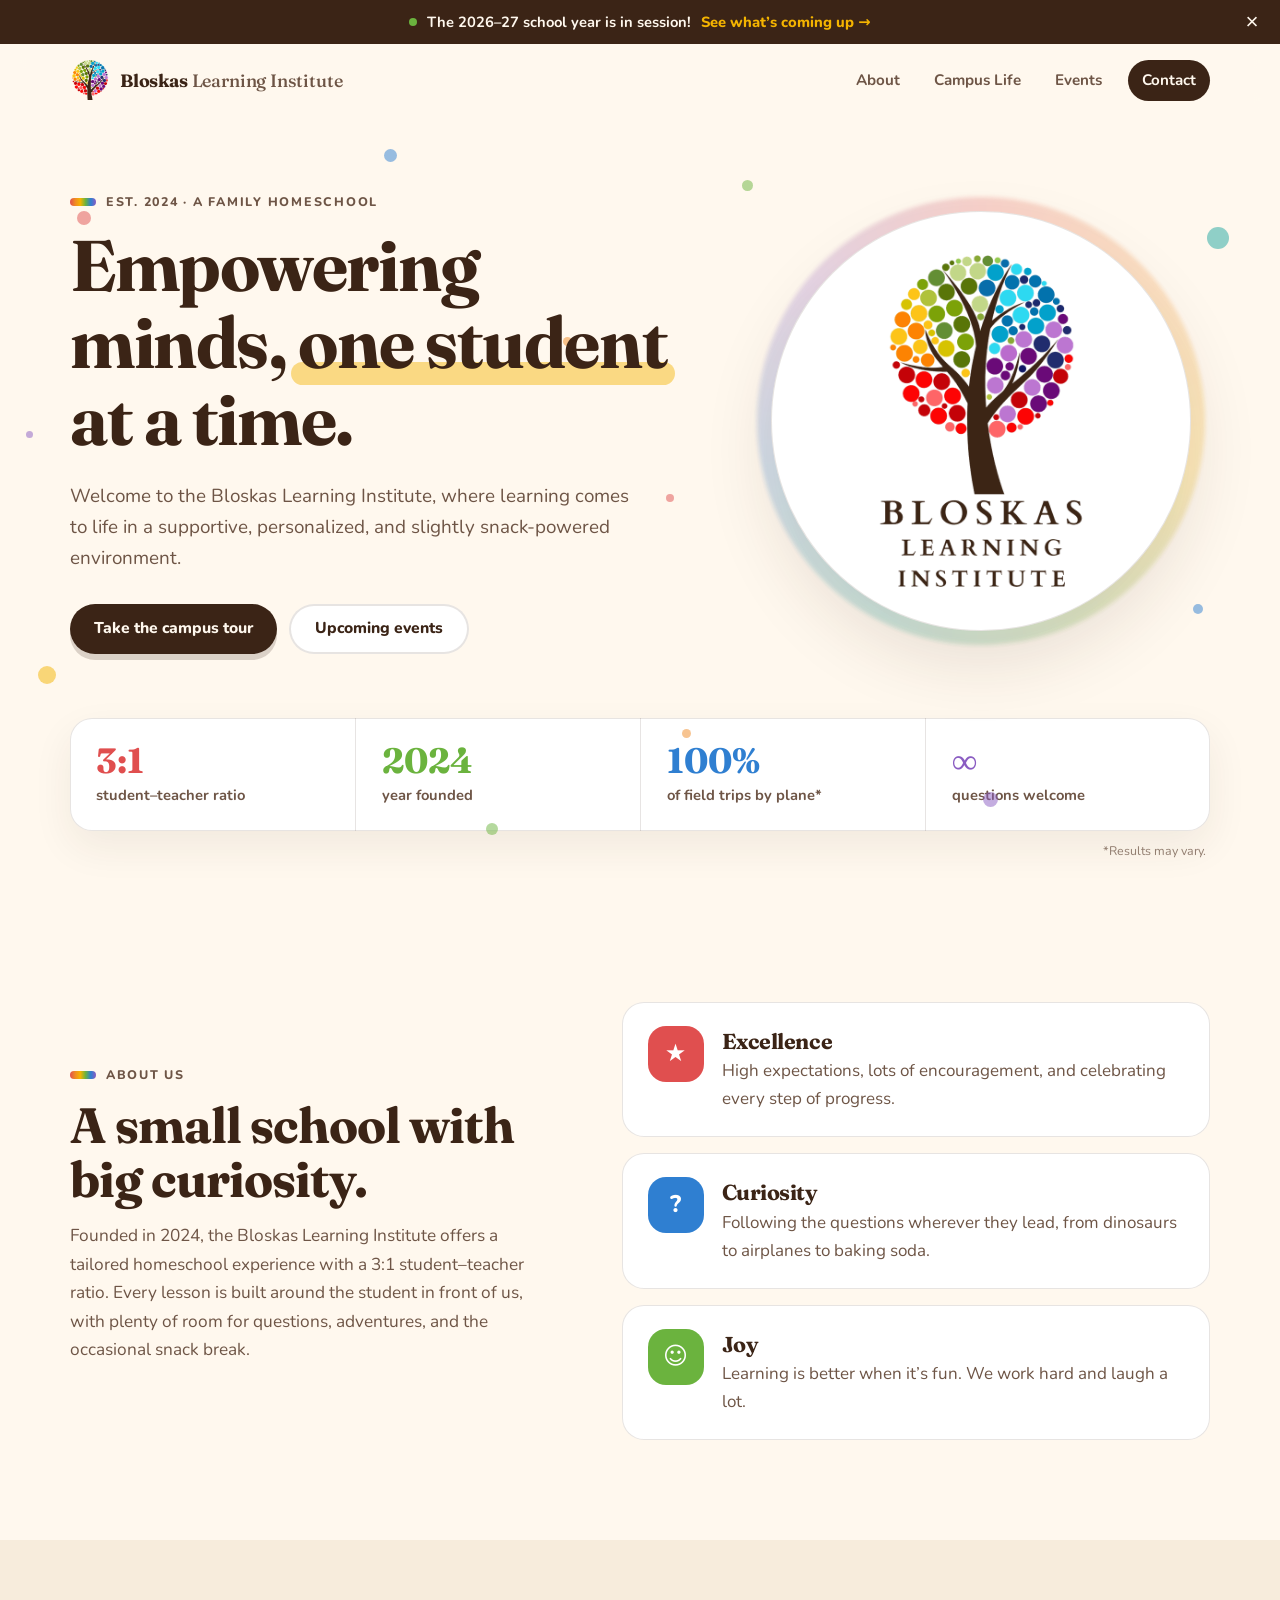
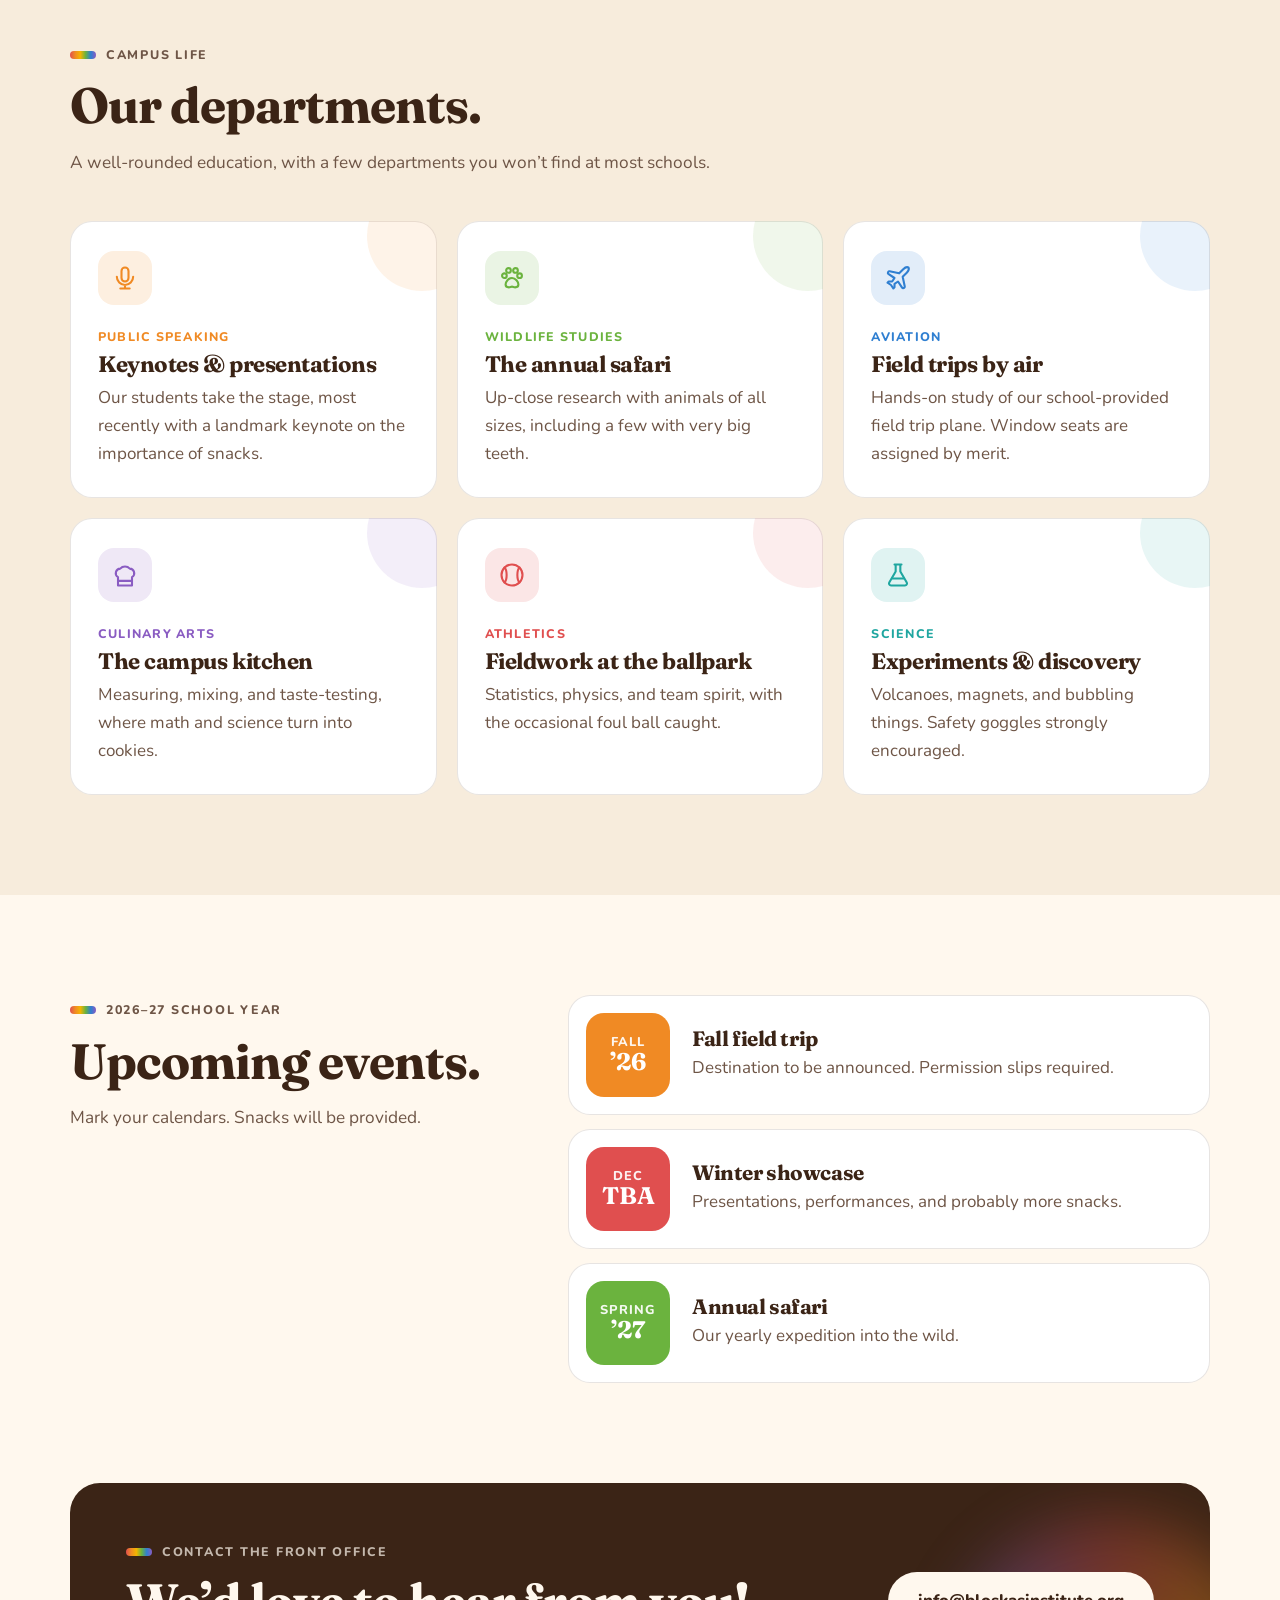
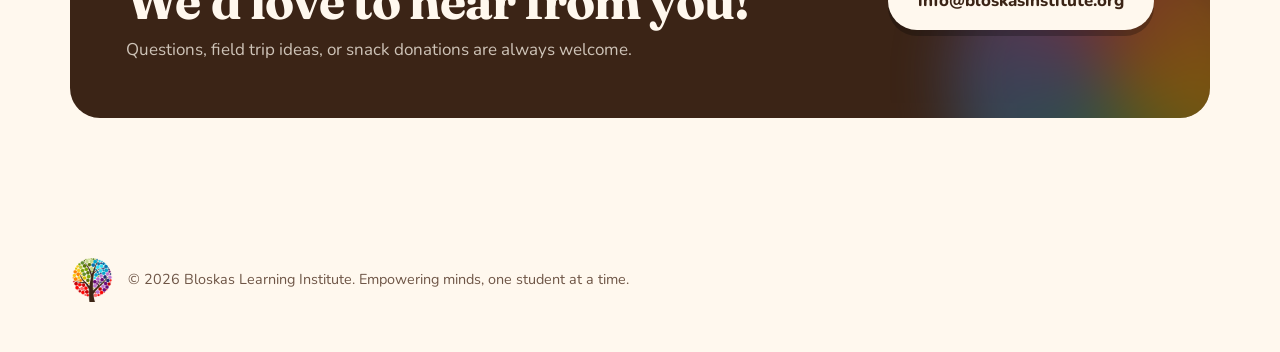
<file: index.html>
<!DOCTYPE html>
<html lang="en">
<head>
  <meta charset="UTF-8">
  <meta name="viewport" content="width=device-width, initial-scale=1">
  <title>Bloskas Learning Institute | Empowering minds, one student at a time</title>
  <meta name="description" content="The Bloskas Learning Institute is a family homeschool founded in 2024, with a 3:1 student–teacher ratio and a focus on excellence, curiosity, and joy in learning.">
  <meta name="theme-color" content="#fff8ee">
  <link rel="canonical" href="https://bloskasinstitute.org/">

  <meta property="og:type" content="website">
  <meta property="og:url" content="https://bloskasinstitute.org/">
  <meta property="og:title" content="Bloskas Learning Institute">
  <meta property="og:description" content="Empowering minds, one student at a time.">
  <meta property="og:image" content="https://bloskasinstitute.org/images/og-image.jpg">
  <meta name="twitter:card" content="summary_large_image">

  <link rel="icon" href="images/tree-mark.png" type="image/png">
  <link rel="apple-touch-icon" href="apple-touch-icon.png">

  <link rel="preconnect" href="https://fonts.googleapis.com">
  <link rel="preconnect" href="https://fonts.gstatic.com" crossorigin>
  <link href="https://fonts.googleapis.com/css2?family=Fraunces:opsz,wght@9..144,500;9..144,700&family=Nunito:wght@400;600;700;800&display=swap" rel="stylesheet">
  <link rel="stylesheet" href="style.css">
  <script>document.documentElement.classList.add("js");</script>
</head>

<body>
  <!-- Announcement bar (replaces the old pop-up) -->
  <div class="announce" id="announce" role="region" aria-label="Announcement">
    <p><span class="announce-dot" aria-hidden="true"></span><strong>The 2026–27 school year is in session!</strong> <a href="#events">See what’s coming up →</a></p>
    <button class="announce-close" id="announce-close" aria-label="Dismiss announcement">×</button>
  </div>

  <header class="site-header" id="site-header">
    <div class="wrap header-inner">
      <a class="brand" href="#top" aria-label="Bloskas Learning Institute home">
        <img src="images/tree-mark.png" alt="" width="40" height="40">
        <span>Bloskas <em>Learning Institute</em></span>
      </a>

      <button class="menu-toggle" id="menu-toggle" aria-expanded="false" aria-controls="site-nav">
        <span class="sr-only">Menu</span>
        <span class="bars" aria-hidden="true"></span>
      </button>

      <nav id="site-nav" aria-label="Main">
        <a href="#about">About</a>
        <a href="#campus">Campus Life</a>
        <a href="#events">Events</a>
        <a href="#contact" class="nav-cta">Contact</a>
      </nav>
    </div>
  </header>

  <main id="top">
    <!-- ========== HERO ========== -->
    <section class="hero">
      <div class="dots" aria-hidden="true">
        <i></i><i></i><i></i><i></i><i></i><i></i><i></i><i></i><i></i><i></i><i></i><i></i>
      </div>

      <div class="wrap hero-inner">
        <div class="hero-copy">
          <p class="kicker">Est. 2024 · A family homeschool</p>
          <h1>Empowering minds, <span class="scribble">one student</span> at a time.</h1>
          <p class="lede">Welcome to the Bloskas Learning Institute, where learning comes to life in a supportive, personalized, and slightly snack-powered environment.</p>
          <div class="hero-actions">
            <a class="btn btn-primary" href="#campus">Take the campus tour</a>
            <a class="btn btn-ghost" href="#events">Upcoming events</a>
          </div>
        </div>

        <div class="hero-art">
          <div class="logo-card">
            <img src="images/logo.png" alt="Bloskas Learning Institute logo: a tree with rainbow-colored leaves" width="720" height="720">
          </div>
        </div>
      </div>

      <div class="wrap">
        <ul class="facts">
          <li><strong>3:1</strong><span>student–teacher ratio</span></li>
          <li><strong>2024</strong><span>year founded</span></li>
          <li><strong>100%</strong><span>of field trips by plane*</span></li>
          <li><strong>∞</strong><span>questions welcome</span></li>
        </ul>
        <p class="fineprint">*Results may vary.</p>
      </div>
    </section>

    <!-- ========== ABOUT ========== -->
    <section class="section about" id="about">
      <div class="wrap about-grid">
        <div class="reveal">
          <p class="kicker">About us</p>
          <h2>A small school with big curiosity.</h2>
          <p>Founded in 2024, the Bloskas Learning Institute offers a tailored homeschool experience with a 3:1 student–teacher ratio. Every lesson is built around the student in front of us, with plenty of room for questions, adventures, and the occasional snack break.</p>
        </div>

        <div class="values">
          <article class="value reveal" style="--c: var(--red)">
            <span class="value-icon" aria-hidden="true">★</span>
            <h3>Excellence</h3>
            <p>High expectations, lots of encouragement, and celebrating every step of progress.</p>
          </article>
          <article class="value reveal" style="--c: var(--blue)">
            <span class="value-icon" aria-hidden="true">?</span>
            <h3>Curiosity</h3>
            <p>Following the questions wherever they lead, from dinosaurs to airplanes to baking soda.</p>
          </article>
          <article class="value reveal" style="--c: var(--green)">
            <span class="value-icon" aria-hidden="true">☺</span>
            <h3>Joy</h3>
            <p>Learning is better when it’s fun. We work hard and laugh a lot.</p>
          </article>
        </div>
      </div>
    </section>

    <!-- ========== CAMPUS LIFE ========== -->
    <section class="section campus" id="campus">
      <div class="wrap">
        <div class="section-head reveal">
          <p class="kicker">Campus life</p>
          <h2>Our departments.</h2>
          <p>A well-rounded education, with a few departments you won’t find at most schools.</p>
        </div>

        <div class="dept-grid">
          <article class="dept reveal" style="--c: var(--orange)">
            <span class="dept-icon" aria-hidden="true"><svg viewBox="0 0 24 24" fill="none" stroke="currentColor" stroke-width="1.8" stroke-linecap="round" stroke-linejoin="round"><path d="M12 3a3 3 0 0 0-3 3v6a3 3 0 0 0 6 0V6a3 3 0 0 0-3-3z"/><path d="M19 11a7 7 0 0 1-14 0M12 18v3M8 21h8"/></svg></span>
            <p class="tag">Public Speaking</p>
            <h3>Keynotes & presentations</h3>
            <p>Our students take the stage, most recently with a landmark keynote on the importance of snacks.</p>
          </article>
          <article class="dept reveal" style="--c: var(--green)">
            <span class="dept-icon" aria-hidden="true"><svg viewBox="0 0 24 24" fill="none" stroke="currentColor" stroke-width="1.8" stroke-linecap="round" stroke-linejoin="round"><circle cx="5.5" cy="10" r="2"/><circle cx="9" cy="5.5" r="2"/><circle cx="15" cy="5.5" r="2"/><circle cx="18.5" cy="10" r="2"/><path d="M12 12c-3 0-5.5 3.3-5.5 5.6 0 1.6 1.3 2.4 2.8 2.4 1.1 0 1.8-.6 2.7-.6s1.6.6 2.7.6c1.5 0 2.8-.8 2.8-2.4C17.5 15.3 15 12 12 12z"/></svg></span>
            <p class="tag">Wildlife Studies</p>
            <h3>The annual safari</h3>
            <p>Up-close research with animals of all sizes, including a few with very big teeth.</p>
          </article>
          <article class="dept reveal" style="--c: var(--blue)">
            <span class="dept-icon" aria-hidden="true"><svg viewBox="0 0 24 24" fill="none" stroke="currentColor" stroke-width="1.8" stroke-linecap="round" stroke-linejoin="round"><path d="M17.8 19.2 16 11l3.5-3.5C21 6 21.5 4 21 3c-1-.5-3 0-4.5 1.5L13 8 4.8 6.2c-.5-.1-.9.1-1.1.5l-.3.5c-.2.5-.1 1 .3 1.3L9 12l-2 3H4l-1 1 3 2 2 3 1-1v-3l3-2 3.5 5.3c.3.4.8.5 1.3.3l.5-.2c.4-.3.6-.7.5-1.2z"/></svg></span>
            <p class="tag">Aviation</p>
            <h3>Field trips by air</h3>
            <p>Hands-on study of our school-provided field trip plane. Window seats are assigned by merit.</p>
          </article>
          <article class="dept reveal" style="--c: var(--purple)">
            <span class="dept-icon" aria-hidden="true"><svg viewBox="0 0 24 24" fill="none" stroke="currentColor" stroke-width="1.8" stroke-linecap="round" stroke-linejoin="round"><path d="M6 13.9A4 4 0 0 1 7.9 6.5a5.5 5.5 0 0 1 8.2 0A4 4 0 0 1 18 13.9V21H6z"/><path d="M6 17h12"/></svg></span>
            <p class="tag">Culinary Arts</p>
            <h3>The campus kitchen</h3>
            <p>Measuring, mixing, and taste-testing, where math and science turn into cookies.</p>
          </article>
          <article class="dept reveal" style="--c: var(--red)">
            <span class="dept-icon" aria-hidden="true"><svg viewBox="0 0 24 24" fill="none" stroke="currentColor" stroke-width="1.8" stroke-linecap="round" stroke-linejoin="round"><circle cx="12" cy="12" r="9"/><path d="M5.6 5.6c2.4 2.4 2.4 10.4 0 12.8M18.4 5.6c-2.4 2.4-2.4 10.4 0 12.8"/></svg></span>
            <p class="tag">Athletics</p>
            <h3>Fieldwork at the ballpark</h3>
            <p>Statistics, physics, and team spirit, with the occasional foul ball caught.</p>
          </article>
          <article class="dept reveal" style="--c: var(--teal)">
            <span class="dept-icon" aria-hidden="true"><svg viewBox="0 0 24 24" fill="none" stroke="currentColor" stroke-width="1.8" stroke-linecap="round" stroke-linejoin="round"><path d="M9 3h6M10 3v6L4.5 18.5A1.7 1.7 0 0 0 6 21h12a1.7 1.7 0 0 0 1.5-2.5L14 9V3"/><path d="M7 15h10"/></svg></span>
            <p class="tag">Science</p>
            <h3>Experiments & discovery</h3>
            <p>Volcanoes, magnets, and bubbling things. Safety goggles strongly encouraged.</p>
          </article>
        </div>
      </div>
    </section>

    <!-- ========== EVENTS ========== -->
    <section class="section events" id="events">
      <div class="wrap events-grid">
        <div class="reveal">
          <p class="kicker">2026–27 school year</p>
          <h2>Upcoming events.</h2>
          <p>Mark your calendars. Snacks will be provided.</p>
        </div>

        <ol class="event-list">
          <!-- To add an event, copy one <li> block and change the month, day, title and details. -->
          <li class="event reveal" style="--c: var(--orange)">
            <div class="date"><span>Fall</span><strong>’26</strong></div>
            <div>
              <h3>Fall field trip</h3>
              <p>Destination to be announced. Permission slips required.</p>
            </div>
          </li>
          <li class="event reveal" style="--c: var(--red)">
            <div class="date"><span>Dec</span><strong>TBA</strong></div>
            <div>
              <h3>Winter showcase</h3>
              <p>Presentations, performances, and probably more snacks.</p>
            </div>
          </li>
          <li class="event reveal" style="--c: var(--green)">
            <div class="date"><span>Spring</span><strong>’27</strong></div>
            <div>
              <h3>Annual safari</h3>
              <p>Our yearly expedition into the wild.</p>
            </div>
          </li>
        </ol>
      </div>
    </section>

    <!-- ========== CONTACT ========== -->
    <section class="section contact" id="contact">
      <div class="wrap">
        <div class="contact-card reveal">
          <div>
            <p class="kicker">Contact the front office</p>
            <h2>We’d love to hear from you!</h2>
            <p>Questions, field trip ideas, or snack donations are always welcome.</p>
          </div>
          <a class="btn btn-primary btn-lg" href="mailto:info@bloskasinstitute.org">info@bloskasinstitute.org</a>
        </div>
      </div>
    </section>
  </main>

  <footer class="site-footer">
    <div class="wrap footer-inner">
      <img src="images/tree-mark.png" alt="" width="44" height="44">
      <p>© <span id="year">2026</span> Bloskas Learning Institute. Empowering minds, one student at a time.</p>
    </div>
  </footer>

  <script src="script.js"></script>
</body>
</html>
</file>
<file: style.css>
/* ==========================================================
   Bloskas Learning Institute
   Colors are pulled from the leaves of the logo tree.
   ========================================================== */

:root {
  --cream: #fff8ee;
  --cream-deep: #f7ecdc;
  --paper: #ffffff;
  --ink: #3b2416;          /* the brown of the logo lettering */
  --ink-soft: #6e5546;
  --line: rgba(59, 36, 22, 0.12);

  --red: #e04f4f;
  --orange: #f08a24;
  --yellow: #f4b400;
  --green: #6bb33e;
  --teal: #1fa6a0;
  --blue: #2f7fd1;
  --purple: #8a5cc2;

  --serif: "Fraunces", Georgia, serif;
  --sans: "Nunito", ui-rounded, system-ui, -apple-system, "Segoe UI", sans-serif;
  --wrap: 1140px;
  --radius: 22px;
}

/* ---------- Base ---------- */
* { box-sizing: border-box; }
html { scroll-behavior: smooth; scroll-padding-top: 84px; }
body {
  margin: 0;
  background: var(--cream);
  color: var(--ink);
  font-family: var(--sans);
  font-size: 17px;
  line-height: 1.65;
  -webkit-font-smoothing: antialiased;
  overflow-x: hidden;
}
img { max-width: 100%; display: block; }
a { color: inherit; }
h1, h2, h3, p { margin-top: 0; }
a:focus-visible, button:focus-visible { outline: 3px solid var(--blue); outline-offset: 3px; border-radius: 8px; }
::selection { background: var(--yellow); color: var(--ink); }

.wrap { width: min(calc(100% - 40px), var(--wrap)); margin-inline: auto; }
.sr-only { position: absolute; width: 1px; height: 1px; overflow: hidden; clip: rect(0 0 0 0); white-space: nowrap; }

h1, h2, h3 { font-family: var(--serif); font-weight: 700; letter-spacing: -0.02em; line-height: 1.08; }
h2 { font-size: clamp(2.1rem, 4vw, 3.1rem); margin-bottom: 16px; }

.kicker {
  margin-bottom: 14px;
  font-size: 0.78rem; font-weight: 800; letter-spacing: 0.14em; text-transform: uppercase;
  color: var(--ink-soft);
  display: inline-flex; align-items: center; gap: 10px;
}
.kicker::before {
  content: ""; width: 26px; height: 8px; border-radius: 99px;
  background: linear-gradient(90deg, var(--red), var(--orange), var(--yellow), var(--green), var(--blue), var(--purple));
}

/* ---------- Buttons ---------- */
.btn {
  display: inline-flex; align-items: center; justify-content: center;
  min-height: 50px; padding: 0 24px; border-radius: 999px;
  font-weight: 800; font-size: 0.98rem; text-decoration: none;
  transition: transform 0.2s, box-shadow 0.2s, background 0.2s;
}
.btn:hover { transform: translateY(-2px); }
.btn-primary { background: var(--ink); color: var(--cream); box-shadow: 0 6px 0 rgba(59, 36, 22, 0.18); }
.btn-primary:hover { box-shadow: 0 10px 22px rgba(59, 36, 22, 0.22); }
.btn-ghost { border: 2px solid var(--line); color: var(--ink); background: var(--paper); }
.btn-ghost:hover { border-color: rgba(59, 36, 22, 0.35); }
.btn-lg { min-height: 58px; padding: 0 30px; font-size: 1.05rem; }

/* ---------- Announcement bar ---------- */
.announce {
  position: relative;
  display: flex; justify-content: center; align-items: center;
  padding: 10px 52px;
  background: var(--ink); color: var(--cream);
  font-size: 0.92rem; text-align: center;
}
.announce p { margin: 0; }
.announce a { color: var(--yellow); font-weight: 800; text-decoration: none; margin-left: 6px; }
.announce a:hover { text-decoration: underline; }
.announce-dot {
  display: inline-block; width: 8px; height: 8px; margin-right: 10px; border-radius: 50%;
  background: var(--green); box-shadow: 0 0 0 0 rgba(107, 179, 62, 0.7);
  animation: pulse 2s infinite; vertical-align: 1px;
}
@keyframes pulse { 70% { box-shadow: 0 0 0 8px rgba(107, 179, 62, 0); } 100% { box-shadow: 0 0 0 0 rgba(107, 179, 62, 0); } }
.announce-close {
  position: absolute; right: 12px; top: 50%; transform: translateY(-50%);
  width: 32px; height: 32px; border: 0; border-radius: 50%;
  background: transparent; color: var(--cream); font-size: 1.4rem; line-height: 1; cursor: pointer;
}
.announce-close:hover { background: rgba(255, 255, 255, 0.12); }
.announce[hidden] { display: none; }

/* ---------- Header ---------- */
.site-header {
  position: sticky; top: 0; z-index: 50;
  background: rgba(255, 248, 238, 0.85);
  -webkit-backdrop-filter: blur(12px); backdrop-filter: blur(12px);
  border-bottom: 1px solid transparent;
  transition: border-color 0.3s, box-shadow 0.3s;
}
.site-header.is-scrolled { border-bottom-color: var(--line); box-shadow: 0 6px 24px rgba(59, 36, 22, 0.06); }
.header-inner { min-height: 72px; display: flex; align-items: center; justify-content: space-between; gap: 20px; }

.brand { display: flex; align-items: center; gap: 10px; text-decoration: none; }
.brand span { font-family: var(--serif); font-weight: 700; font-size: 1.12rem; letter-spacing: -0.01em; }
.brand em { font-style: normal; font-weight: 500; color: var(--ink-soft); }

#site-nav { display: flex; align-items: center; gap: 6px; }
#site-nav a {
  padding: 8px 14px; border-radius: 999px;
  font-weight: 700; font-size: 0.95rem; text-decoration: none; color: var(--ink-soft);
  transition: background 0.2s, color 0.2s;
}
#site-nav a:hover, #site-nav a.is-active { color: var(--ink); background: var(--cream-deep); }
#site-nav a.nav-cta { margin-left: 6px; background: var(--ink); color: var(--cream); }
#site-nav a.nav-cta:hover { background: #2a190f; }

.menu-toggle { display: none; }

/* ---------- Hero ---------- */
.hero { position: relative; padding: 70px 0 40px; overflow: hidden; }
.hero-inner { position: relative; display: grid; grid-template-columns: 1.15fr 0.85fr; gap: 60px; align-items: center; }

.hero h1 { font-size: clamp(2.7rem, 5.6vw, 4.6rem); margin-bottom: 22px; }
.scribble { position: relative; white-space: nowrap; }
.scribble::after {
  content: ""; position: absolute; left: -2%; right: -2%; bottom: 0.02em; height: 0.32em; z-index: -1;
  border-radius: 99px; background: rgba(244, 180, 0, 0.45);
  transform: scaleX(0); transform-origin: left; animation: swipe 0.9s 0.4s cubic-bezier(0.6, 0, 0.3, 1) forwards;
}
@keyframes swipe { to { transform: scaleX(1); } }
.lede { max-width: 560px; margin-bottom: 30px; font-size: 1.18rem; color: var(--ink-soft); }
.hero-actions { display: flex; flex-wrap: wrap; gap: 12px; }

.hero-art { display: grid; place-items: center; }
.logo-card {
  position: relative;
  width: min(100%, 420px); aspect-ratio: 1;
  display: grid; place-items: center;
  padding: 44px;
  border-radius: 50%;
  background: var(--paper);
  box-shadow: 0 30px 70px rgba(59, 36, 22, 0.12), inset 0 0 0 1px var(--line);
}
.logo-card::before {   /* rainbow ring */
  content: ""; position: absolute; inset: -14px; border-radius: 50%; z-index: -1;
  background: conic-gradient(var(--red), var(--orange), var(--yellow), var(--green), var(--teal), var(--blue), var(--purple), var(--red));
  opacity: 0.22; filter: blur(2px);
  animation: spin 30s linear infinite;
}
@keyframes spin { to { transform: rotate(1turn); } }
.logo-card img { width: 100%; height: auto; animation: float 6s ease-in-out infinite; }
@keyframes float { 50% { transform: translateY(-6px); } }

/* floating leaf dots in the background */
.dots i {
  position: absolute; border-radius: 50%; opacity: 0.5;
  animation: drift 14s ease-in-out infinite;
}
.dots i:nth-child(1)  { width: 14px; height: 14px; background: var(--red);    top: 12%; left: 6%; }
.dots i:nth-child(2)  { width: 9px;  height: 9px;  background: var(--orange); top: 28%; left: 44%; animation-delay: -2s; }
.dots i:nth-child(3)  { width: 18px; height: 18px; background: var(--yellow); top: 70%; left: 3%; animation-delay: -4s; }
.dots i:nth-child(4)  { width: 11px; height: 11px; background: var(--green);  top: 8%;  left: 58%; animation-delay: -6s; }
.dots i:nth-child(5)  { width: 22px; height: 22px; background: var(--teal);   top: 14%; right: 4%; animation-delay: -1s; }
.dots i:nth-child(6)  { width: 10px; height: 10px; background: var(--blue);   top: 62%; right: 6%; animation-delay: -3s; }
.dots i:nth-child(7)  { width: 15px; height: 15px; background: var(--purple); top: 86%; right: 22%; animation-delay: -5s; }
.dots i:nth-child(8)  { width: 8px;  height: 8px;  background: var(--red);    top: 48%; left: 52%; animation-delay: -7s; }
.dots i:nth-child(9)  { width: 12px; height: 12px; background: var(--green);  top: 90%; left: 38%; animation-delay: -8s; }
.dots i:nth-child(10) { width: 7px;  height: 7px;  background: var(--purple); top: 40%; left: 2%;  animation-delay: -9s; }
.dots i:nth-child(11) { width: 13px; height: 13px; background: var(--blue);   top: 4%;  left: 30%; animation-delay: -10s; }
.dots i:nth-child(12) { width: 9px;  height: 9px;  background: var(--orange); top: 78%; right: 46%; animation-delay: -11s; }
@keyframes drift { 50% { transform: translate(10px, -16px); } }

.facts {
  list-style: none; margin: 64px 0 0; padding: 0;
  display: grid; grid-template-columns: repeat(4, 1fr);
  background: var(--paper); border-radius: var(--radius);
  box-shadow: 0 16px 40px rgba(59, 36, 22, 0.07), inset 0 0 0 1px var(--line);
}
.facts li { padding: 24px 26px; display: flex; flex-direction: column; gap: 2px; }
.facts li + li { border-left: 1px solid var(--line); }
.facts strong { font-family: var(--serif); font-size: 2.2rem; line-height: 1.1; }
.facts li:nth-child(1) strong { color: var(--red); }
.facts li:nth-child(2) strong { color: var(--green); }
.facts li:nth-child(3) strong { color: var(--blue); }
.facts li:nth-child(4) strong { color: var(--purple); }
.facts span { color: var(--ink-soft); font-size: 0.92rem; font-weight: 700; }
.fineprint { margin: 10px 4px 0; font-size: 0.78rem; color: var(--ink-soft); opacity: 0.75; text-align: right; }

/* ---------- Sections ---------- */
.section { padding: 100px 0; }
.section-head { max-width: 640px; margin-bottom: 44px; }
.section-head p:last-child, .about-grid > div > p:last-child { color: var(--ink-soft); font-size: 1.08rem; }

/* About */
.about-grid { display: grid; grid-template-columns: 0.9fr 1.1fr; gap: 70px; align-items: center; }
.values { display: grid; gap: 16px; }
.value {
  position: relative;
  display: grid; grid-template-columns: 56px 1fr; column-gap: 18px;
  padding: 24px 26px;
  background: var(--paper); border-radius: var(--radius);
  box-shadow: inset 0 0 0 1px var(--line);
  transition: transform 0.25s, box-shadow 0.25s;
}
.value:hover { transform: translateX(6px); box-shadow: inset 0 0 0 1px var(--line), 0 14px 30px rgba(59, 36, 22, 0.07); }
.value-icon {
  grid-row: span 2;
  width: 56px; height: 56px; border-radius: 18px;
  display: grid; place-items: center;
  font-size: 1.5rem; font-weight: 800; color: var(--paper);
  background: var(--c);
}
.value h3 { margin: 4px 0 4px; font-size: 1.35rem; }
.value p { margin: 0; color: var(--ink-soft); }

/* Departments */
.campus { background: var(--cream-deep); }
.dept-grid { display: grid; grid-template-columns: repeat(3, 1fr); gap: 20px; }
.dept {
  position: relative; overflow: hidden;
  padding: 30px 28px 30px;
  background: var(--paper); border-radius: var(--radius);
  box-shadow: inset 0 0 0 1px var(--line);
  transition: transform 0.25s, box-shadow 0.25s;
}
.dept::after {   /* colored corner leaf */
  content: ""; position: absolute; top: -40px; right: -40px; width: 110px; height: 110px; border-radius: 50%;
  background: var(--c); opacity: 0.1; transition: transform 0.35s;
}
.dept:hover { transform: translateY(-5px); box-shadow: inset 0 0 0 1px var(--line), 0 20px 40px rgba(59, 36, 22, 0.09); }
.dept:hover::after { transform: scale(1.5); }
.dept-icon {
  width: 54px; height: 54px; margin-bottom: 22px;
  display: grid; place-items: center; border-radius: 16px;
  color: var(--c);
  background: color-mix(in srgb, var(--c) 14%, white);
}
.dept-icon svg { width: 28px; height: 28px; }
.dept .tag { margin: 0 0 4px; font-size: 0.78rem; font-weight: 800; letter-spacing: 0.1em; text-transform: uppercase; color: var(--c); }
.dept h3 { margin-bottom: 8px; font-size: 1.4rem; }
.dept p:last-child { margin: 0; color: var(--ink-soft); }

/* Events */
.events-grid { display: grid; grid-template-columns: 0.8fr 1.2fr; gap: 70px; align-items: start; }
.events-grid > div p:last-child { color: var(--ink-soft); font-size: 1.08rem; }
.event-list { list-style: none; margin: 0; padding: 0; display: grid; gap: 14px; }
.event {
  display: grid; grid-template-columns: 84px 1fr; gap: 22px; align-items: center;
  padding: 18px 24px 18px 18px;
  background: var(--paper); border-radius: var(--radius);
  box-shadow: inset 0 0 0 1px var(--line);
}
.event .date {
  height: 84px; border-radius: 18px;
  display: flex; flex-direction: column; align-items: center; justify-content: center;
  color: var(--paper); background: var(--c); text-align: center; line-height: 1.1;
}
.event .date span { font-size: 0.8rem; font-weight: 800; text-transform: uppercase; letter-spacing: 0.08em; opacity: 0.92; }
.event .date strong { font-family: var(--serif); font-size: 1.5rem; }
.event h3 { margin-bottom: 4px; font-size: 1.3rem; }
.event p { margin: 0; color: var(--ink-soft); }

/* Contact */
.contact { padding-top: 0; }
.contact-card {
  position: relative; overflow: hidden;
  display: flex; align-items: center; justify-content: space-between; gap: 30px; flex-wrap: wrap;
  padding: 54px 56px;
  border-radius: 30px;
  background: var(--ink); color: var(--cream);
}
.contact-card::before {
  content: ""; position: absolute; inset: auto -60px -120px auto; width: 320px; height: 320px; border-radius: 50%;
  background: conic-gradient(var(--red), var(--orange), var(--yellow), var(--green), var(--teal), var(--blue), var(--purple), var(--red));
  opacity: 0.35; filter: blur(30px);
}
.contact-card > * { position: relative; }
.contact-card h2 { color: var(--cream); margin-bottom: 8px; }
.contact-card p { margin: 0; color: rgba(255, 248, 238, 0.75); }
.contact-card .kicker { color: rgba(255, 248, 238, 0.7); margin-bottom: 12px; }
.contact-card .btn-primary { background: var(--cream); color: var(--ink); box-shadow: 0 6px 0 rgba(0, 0, 0, 0.25); }

/* Footer */
.site-footer { padding: 40px 0 50px; }
.footer-inner { display: flex; align-items: center; gap: 14px; color: var(--ink-soft); font-size: 0.9rem; }
.footer-inner p { margin: 0; }

/* Scroll reveal: only hides content while JavaScript is running */
.js .reveal { opacity: 0; transform: translateY(22px); transition: opacity 0.7s ease, transform 0.7s ease; }
.js .reveal.is-visible { opacity: 1; transform: none; }
.dept-grid .reveal:nth-child(3n+2), .event-list .reveal:nth-child(2) { transition-delay: 0.08s; }
.dept-grid .reveal:nth-child(3n), .event-list .reveal:nth-child(3) { transition-delay: 0.16s; }

/* ---------- Responsive ---------- */
@media (max-width: 960px) {
  .hero-inner { grid-template-columns: 1fr; gap: 40px; text-align: center; }
  .hero-copy { order: 2; }
  .lede { margin-inline: auto; }
  .hero-actions { justify-content: center; }
  .logo-card { width: min(70vw, 320px); padding: 32px; }
  .facts { grid-template-columns: repeat(2, 1fr); }
  .facts li:nth-child(3) { border-left: 0; }
  .facts li:nth-child(n+3) { border-top: 1px solid var(--line); }
  .about-grid, .events-grid { grid-template-columns: 1fr; gap: 36px; }
  .dept-grid { grid-template-columns: repeat(2, 1fr); }
}

@media (max-width: 760px) {
  .menu-toggle {
    display: grid; place-items: center;
    width: 44px; height: 44px; border: 0; border-radius: 12px;
    background: var(--cream-deep); cursor: pointer;
  }
  .bars, .bars::before, .bars::after {
    display: block; width: 20px; height: 2px; border-radius: 2px; background: var(--ink);
    transition: transform 0.25s, opacity 0.2s;
  }
  .bars { position: relative; }
  .bars::before, .bars::after { content: ""; position: absolute; left: 0; }
  .bars::before { top: -6px; }
  .bars::after { top: 6px; }
  .menu-toggle[aria-expanded="true"] .bars { background: transparent; }
  .menu-toggle[aria-expanded="true"] .bars::before { transform: translateY(6px) rotate(45deg); }
  .menu-toggle[aria-expanded="true"] .bars::after { transform: translateY(-6px) rotate(-45deg); }

  #site-nav {
    position: absolute; left: 0; right: 0; top: 100%;
    flex-direction: column; align-items: stretch; gap: 4px;
    padding: 12px 20px 20px;
    background: var(--cream); border-bottom: 1px solid var(--line);
    box-shadow: 0 20px 30px rgba(59, 36, 22, 0.08);
    transform: translateY(-8px); opacity: 0; visibility: hidden;
    transition: transform 0.25s, opacity 0.25s, visibility 0.25s;
  }
  #site-nav.is-open { transform: none; opacity: 1; visibility: visible; }
  #site-nav a { padding: 12px 14px; font-size: 1.05rem; }
  #site-nav a.nav-cta { margin: 6px 0 0; text-align: center; }

  .announce { font-size: 0.85rem; padding: 10px 46px; }
  /* phones: stack the name on two lines so the full name fits */
  .brand span { display: flex; flex-direction: column; font-size: 1.05rem; line-height: 1.1; }
  .brand em { font-size: 0.82rem; font-weight: 600; letter-spacing: 0.02em; }
  .section { padding: 72px 0; }
  .dept-grid { grid-template-columns: 1fr; }
  .contact-card { padding: 40px 28px; }
  .contact-card .btn-lg { width: 100%; font-size: 0.98rem; }
}

@media (max-width: 420px) {
  .facts li { padding: 18px; }
  .facts strong { font-size: 1.8rem; }
  .event { grid-template-columns: 68px 1fr; gap: 16px; }
  .event .date { height: 68px; }
}

@media (prefers-reduced-motion: reduce) {
  html { scroll-behavior: auto; }
  *, *::before, *::after { animation: none !important; transition: none !important; }
  .scribble::after { transform: none; }
  .js .reveal { opacity: 1; transform: none; }
}
</file>
